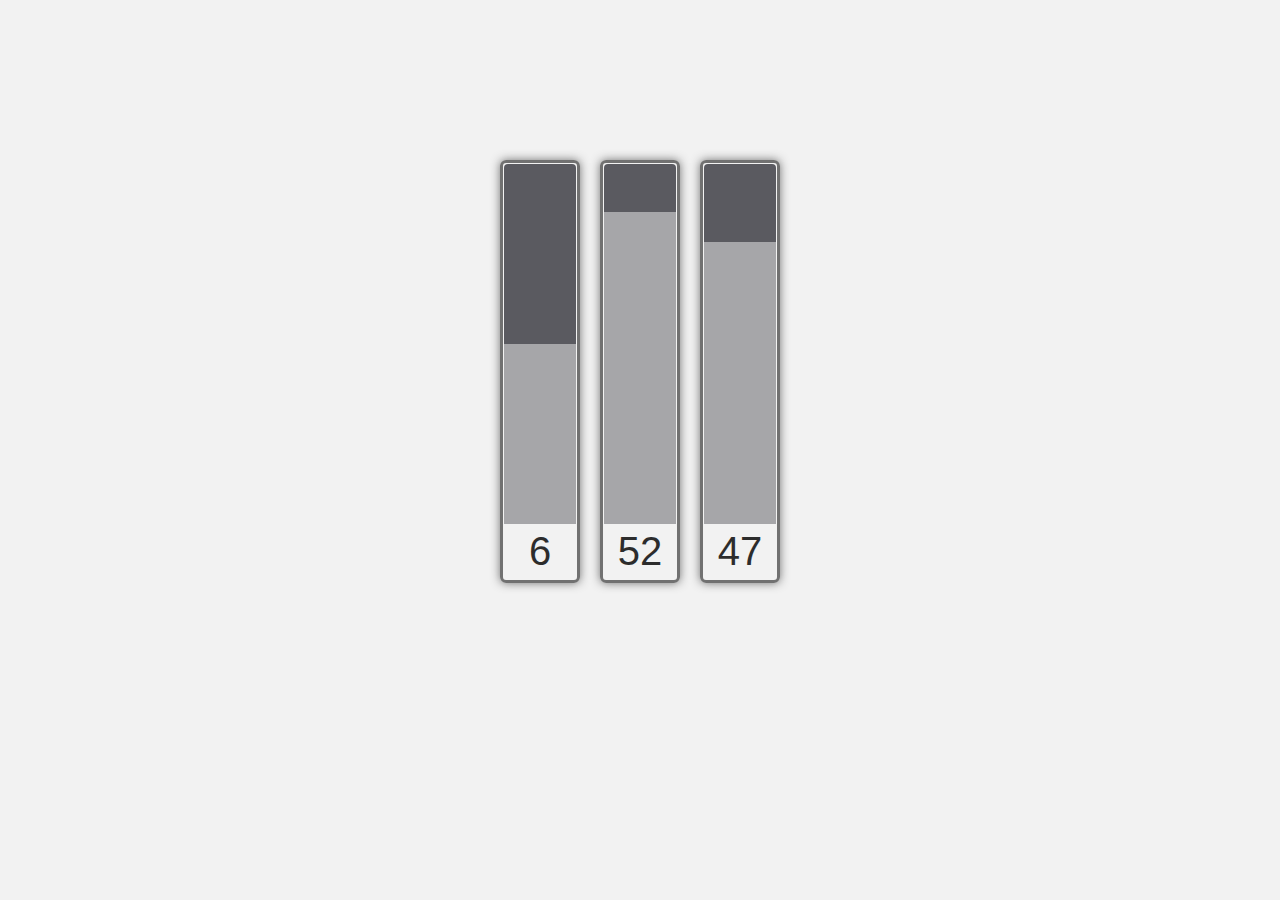
<file: clock/index.html>
<!DOCTYPE html>
<html>
<head>
  <link rel="stylesheet" href="main.css" type="text/css">
  <script type="text/javascript" src="../lib/js/jquery.js"></script>
  <script type="text/javascript" src="app.js"></script>
  <title>JSClock</title>
</head>

<body>
    <div id="wrapper">
      <div id="clock" class="clearfix">
      </div>
    </div>
</body>

</html>
</file>
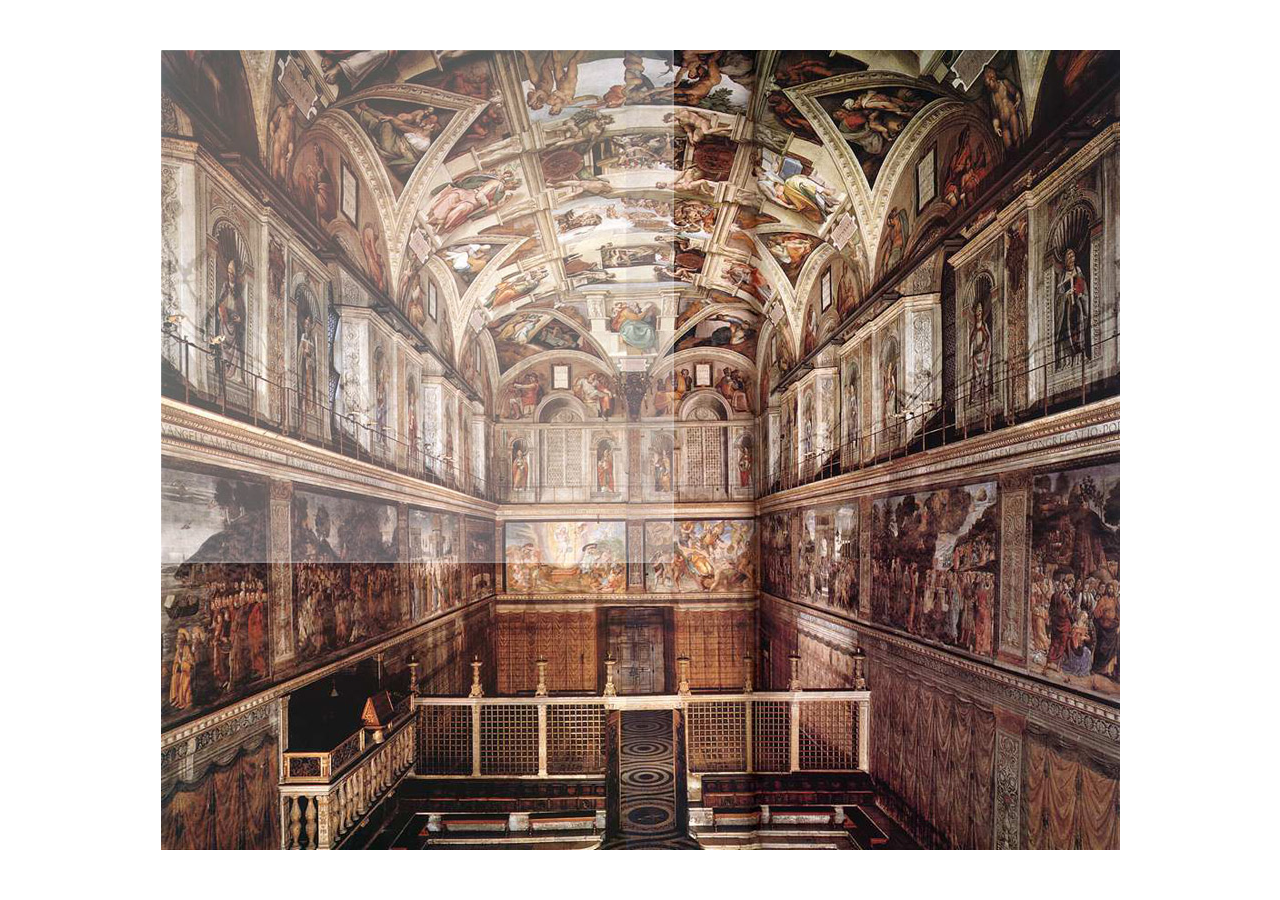
<file: crop/index.html>
<!DOCTYPE html>
<html>
<head>
  <title>Crop</title>

  <link rel="stylesheet/less" type="text/css" href="../lib/css/reset.less">
  <link rel="stylesheet/less" type="text/css" href="global.less">

  <script type="text/javascript" src="../lib/js/jquery.js"></script>
  <script type="text/javascript" src="../lib/js/less.js"></script>
  <script type="text/javascript" src="../lib/js/mousetrap.js"></script>

  <script type="text/javascript" src="lib.js"></script>
  <script type="text/javascript" src="app.js"></script>

</head>

<body>
  <div id="main">
    <div id="main-inner">
			<canvas id="canvas" width="200" height="200px">
			</canvas>		
      <div id="cropped_image">

      </div>	
    </div>
  </div>
</body>

</html>
</file>
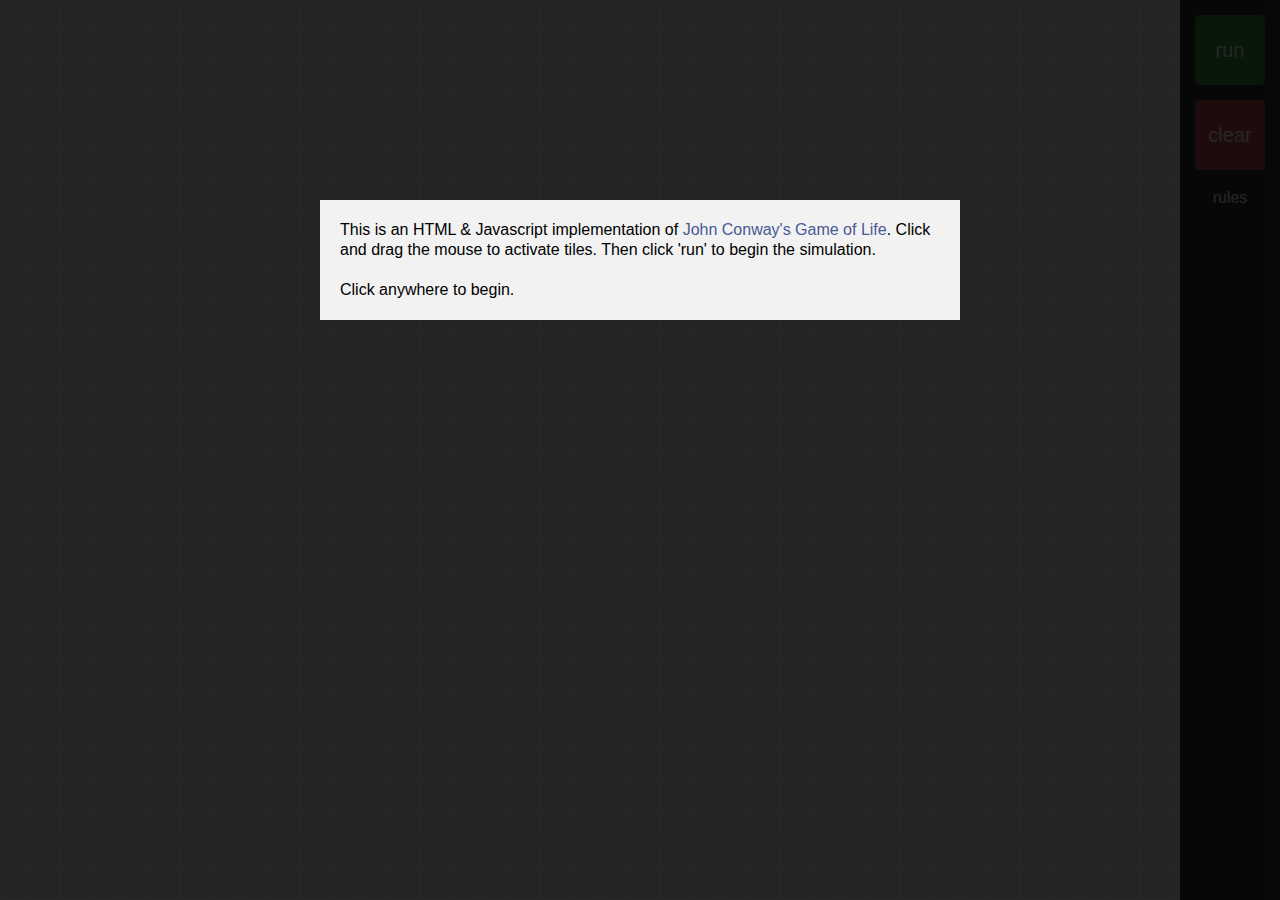
<file: life/index.html>
<!DOCTYPE html>
<html>
<head>
  <title>Conway's Game of Life</title>

  <link rel="stylesheet/less" type="text/css" href="../lib/css/reset.less">
  <link rel="stylesheet/less" type="text/css" href="global.less">

  <script type="text/javascript" src="../lib/js/jquery.js"></script>
  <script type="text/javascript" src="../lib/js/less.js"></script>
  <script type="text/javascript" src="../lib/js/mousetrap.js"></script> 
  <script type="text/javascript" src="setup.js"></script>  
  <script type="text/javascript" src="app.js"></script>
  <script type="text/javascript">
    var _gaq = _gaq || [];
        _gaq.push(['_setAccount', 'UA-10637742-1']);
        _gaq.push(['_trackPageview']);

    (function() {
      var ga = document.createElement('script'); ga.type = 'text/javascript'; ga.async = true;
      ga.src = ('https:' == document.location.protocol ? 'https://ssl' : 'http://www') + '.google-analytics.com/ga.js';
      var s = document.getElementsByTagName('script')[0]; s.parentNode.insertBefore(ga, s);
    })();
  </script>
</head>

<body>
  <div id="main">
    <div id="overlay">
      <div class="information">
        This is an HTML & Javascript implementation of <a href="http://en.wikipedia.org/wiki/Conway's_Game_of_Life" target="_blank">John Conway's Game of Life</a>. Click and drag the mouse to activate tiles. Then click 'run' to begin the simulation. 
        <br/><br/>
        Click anywhere to begin.
      </div>
    </div>
    <div id="main-inner">
      <div id="controls">
        <a id="pause_play" class="button green" href="#">
          run
        </a>
        <a id="clear" class="button red" href="#">
          clear
        </a>
        <a class="link" href="http://en.wikipedia.org/wiki/Conway's_Game_of_Life#Rules" target="_blank">rules</a>
      </div>
			<div id="grid">

      </div>	
    </div>
  </div>
</body>

</html>
</file>
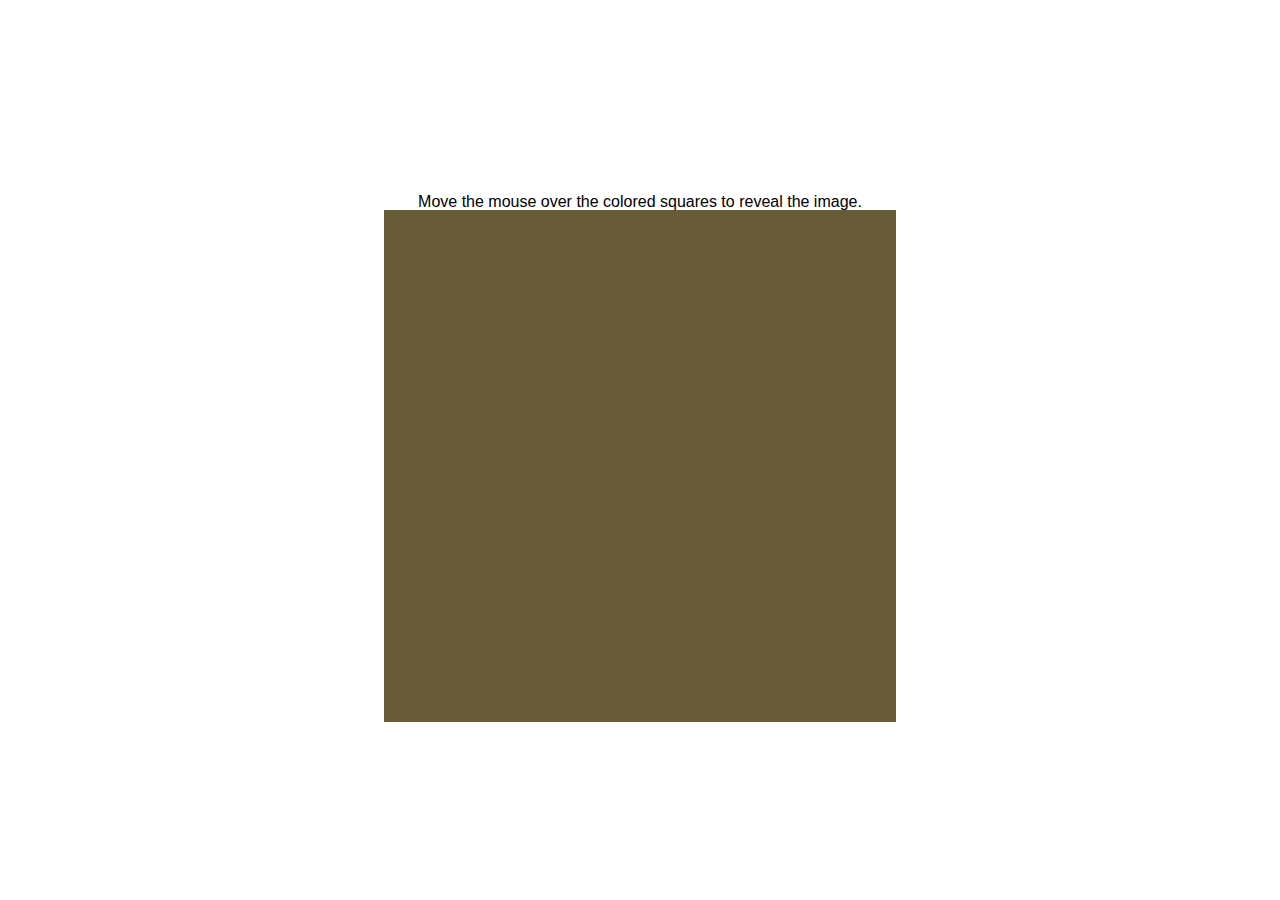
<file: mouse_reveal/index.html>
<!DOCTYPE html>
<html>
<head>
  <title>Mouse Revealer</title>

  <link rel="stylesheet/less" type="text/css" href="../lib/css/reset.less">
  <link rel="stylesheet/less" type="text/css" href="global.less">

  <script type="text/javascript" src="../lib/js/jquery.js"></script>
  <script type="text/javascript" src="../lib/js/less.js"></script>
  <script type="text/javascript" src="../lib/js/mousetrap.js"></script>  
  <script type="text/javascript" src="setup.js"></script>  
  <script type="text/javascript" src="app.js"></script>
  <script type="text/javascript">
    var _gaq = _gaq || [];
        _gaq.push(['_setAccount', 'UA-10637742-1']);
        _gaq.push(['_trackPageview']);

    (function() {
      var ga = document.createElement('script'); ga.type = 'text/javascript'; ga.async = true;
      ga.src = ('https:' == document.location.protocol ? 'https://ssl' : 'http://www') + '.google-analytics.com/ga.js';
      var s = document.getElementsByTagName('script')[0]; s.parentNode.insertBefore(ga, s);
    })();
  </script>
</head>

<body>
  <div id="main">
    <div id="main-inner">
      <div class="information">
        Move the mouse over the colored squares to reveal the image.
      </div>
			<canvas id="canvas" width="200" height="200px">
			</canvas>			
    </div>
  </div>
</body>

</html>
</file>
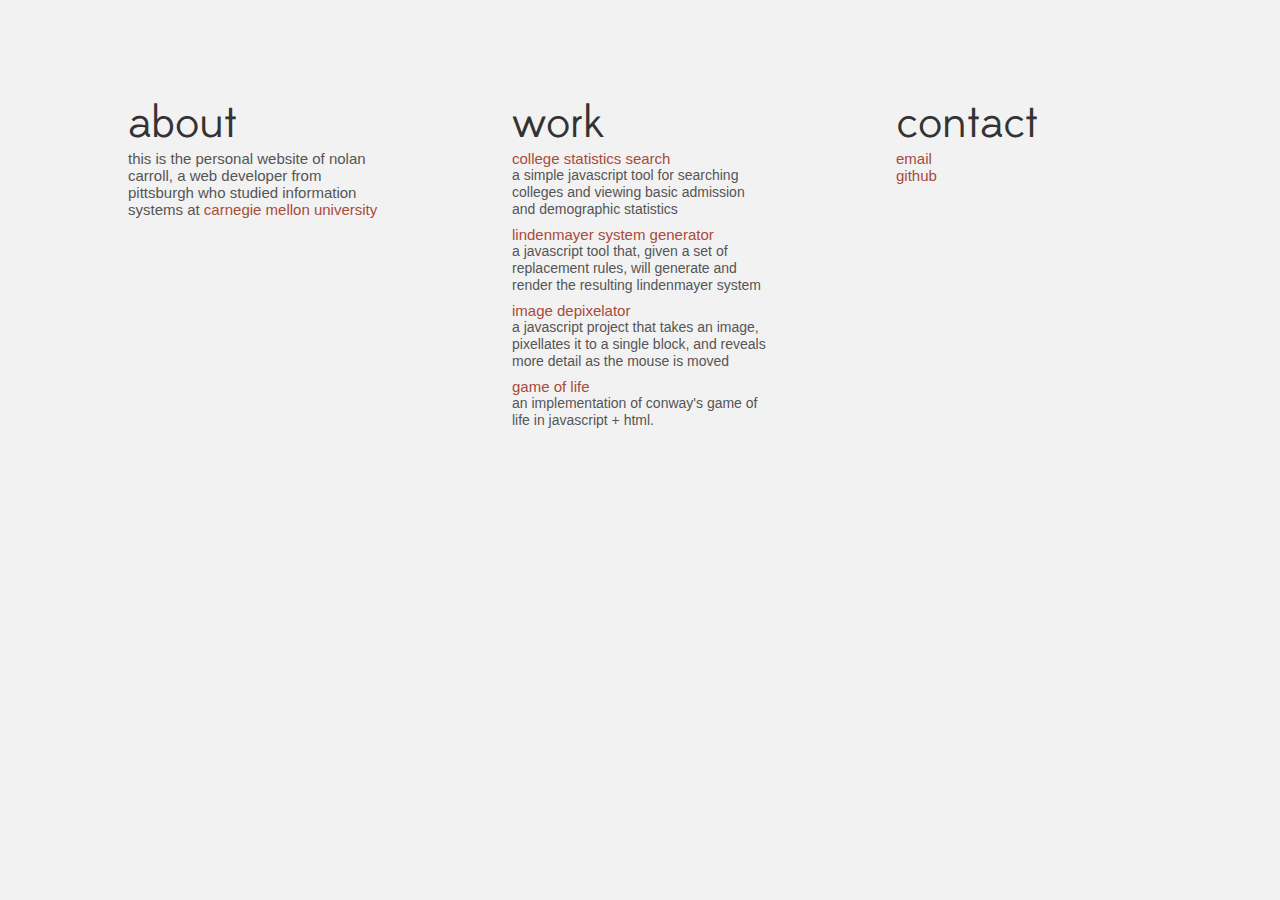
<file: nolancarroll/index.html>
<!DOCTYPE HTML>
<html>
	<head>
		<meta http-equiv="Content-Type" content="text/html; charset=utf-8">
		<title>Nolan Carroll</title>

    <link rel="stylesheet" type="text/css" href="reset.css"/>
    <link rel="stylesheet" type="text/css" href="global.css"/>

  	<script src="http://ajax.googleapis.com/ajax/libs/jquery/1.8.1/jquery.min.js"></script> 
    <script src="./app.js"></script>      

    <script type="text/javascript">
	    var _gaq = _gaq || [];
		  _gaq.push(['_setAccount', 'UA-10637742-1']);
		  _gaq.push(['_setDomainName', '.nolandc.com']);
		  _gaq.push(['_trackPageview']);

		  (function() {
		    var ga = document.createElement('script'); ga.type = 'text/javascript'; ga.async = true;
		    ga.src = ('https:' == document.location.protocol ? 'https://ssl' : 'http://www') + '.google-analytics.com/ga.js';
		    var s = document.getElementsByTagName('script')[0]; s.parentNode.insertBefore(ga, s);
		  })();
  	</script>
	</head>
	<body>

    <div id="main">
    	<div id="main-inner">

	    	<div id="rectangles">
	    		<div class="rectangle r1" href="#">
	    			<div class="text">about</div>
	    			<div class="information">
	    				This is the personal website of Nolan Carroll, a web developer from Pittsburgh who studied Information Systems at <a href="http://cmu.edu" target="_blank">Carnegie Mellon University</a>
	    			</div>
	    		</div>

	    		<div class="rectangle r2" id="s2" href="#">
	    			<div class="text">work</div>
	    			<div class="information">
	    				 <a class="line" href="http://www.nolandc.com/collegestats" target="_blank">College Statistics Search</a>
	    				<span class="desc">
	    					A simple javascript tool for searching colleges and viewing basic admission and demographic statistics
	    				</span>
	    				<a class="line" href="http://www.nolandc.com/sandbox/fractals" target="_blank">Lindenmayer System Generator</a>
	    				<span class="desc">
	    					A javascript tool that, given a set of replacement rules, will generate and render the resulting Lindenmayer System
	    				</span>
	    				<a class="line" href="http://www.nolandc.com/smalljs/mouse_reveal/" target="_blank">Image Depixelator</a>
	    				<span class="desc">
	    					A javascript project that takes an image, pixellates it to a single block, and reveals more detail as the mouse is moved
	    				</span>
	    				<a class="line" href="http://www.nolandc.com/smalljs/life/" target="_blank">Game of Life</a>
	    				<span class="desc">
	    					An implementation of Conway's game of life in Javascript + HTML. 
	    				</span>
	    			</div>
	    		</div>

	    		<div class="rectangle r3" id="s3" href="#">
	    			<div class="text">contact</div>
	    			<div class="information fill">
	    				<a class="line" href="https://github.com/NolanDC" target="_blank">github</a>
	    			</div>	    			
	    		</div>
	    	</div>

	    </div>
    </div>

	</body>
</html>
</file>
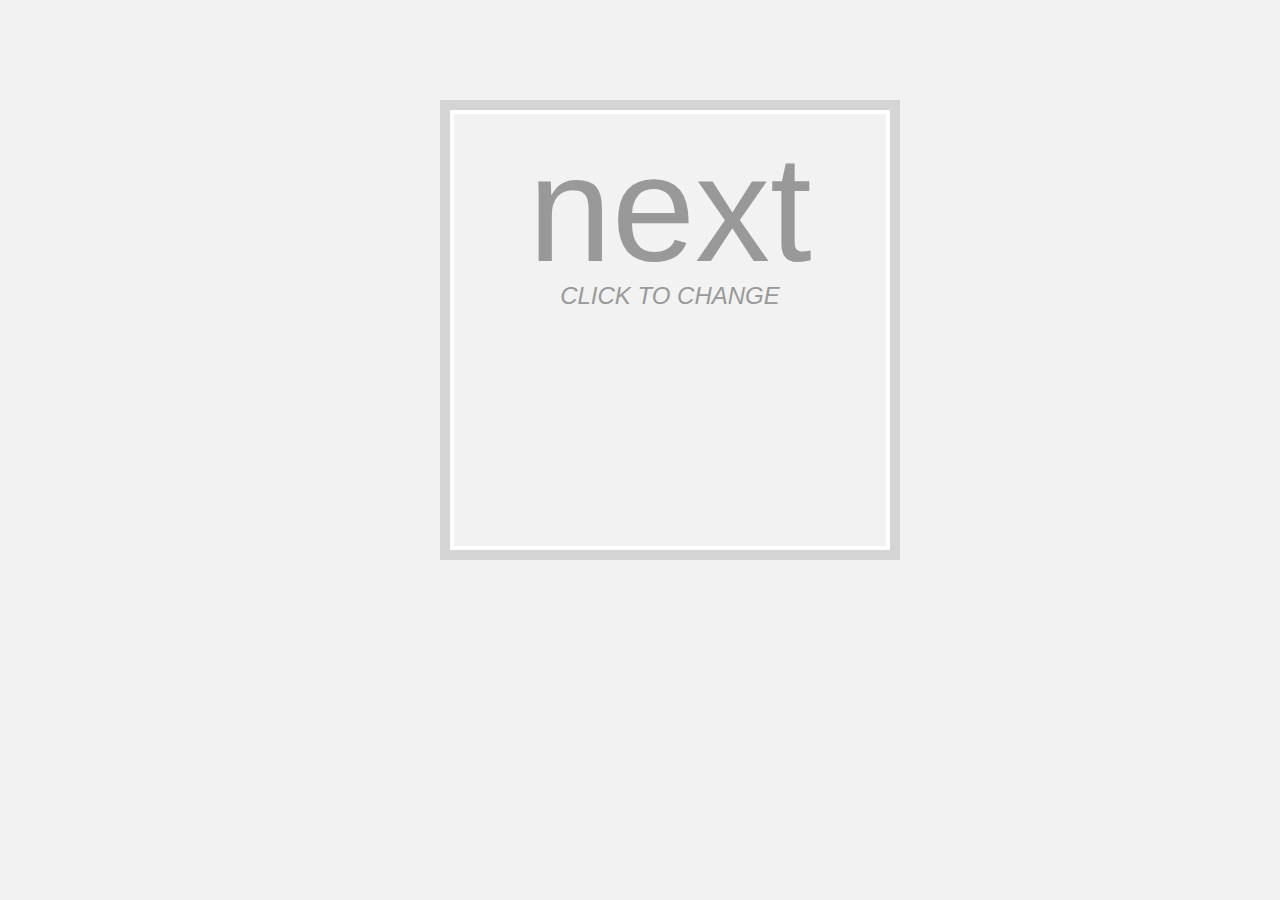
<file: slider/index.html>
<!DOCTYPE html>
<html>
<head>
  <title>Modal Slider</title>

  <link rel="stylesheet/less" type="text/css" href="../lib/css/reset.less">
  <link rel="stylesheet/less" type="text/css" href="global.less">

  <script type="text/javascript" src="../lib/js/jquery.js"></script>
  <script type="text/javascript" src="../lib/js/less.js"></script>
  <script type="text/javascript" src="app.js"></script>
  <script type="text/javascript">
    var _gaq = _gaq || [];
        _gaq.push(['_setAccount', 'UA-10637742-1']);
        _gaq.push(['_trackPageview']);

    (function() {
      var ga = document.createElement('script'); ga.type = 'text/javascript'; ga.async = true;
      ga.src = ('https:' == document.location.protocol ? 'https://ssl' : 'http://www') + '.google-analytics.com/ga.js';
      var s = document.getElementsByTagName('script')[0]; s.parentNode.insertBefore(ga, s);
    })();
  </script>
</head>

<body>
  <div id="main">
    <div id="main-inner">
      <div id="modal">
        <a href="#next" id="next">
          <div>next</div>
          <div class="instructions">click to change</div>
        </a>
      </div>
    </div>
  </div>
</body>

</html>
</file>
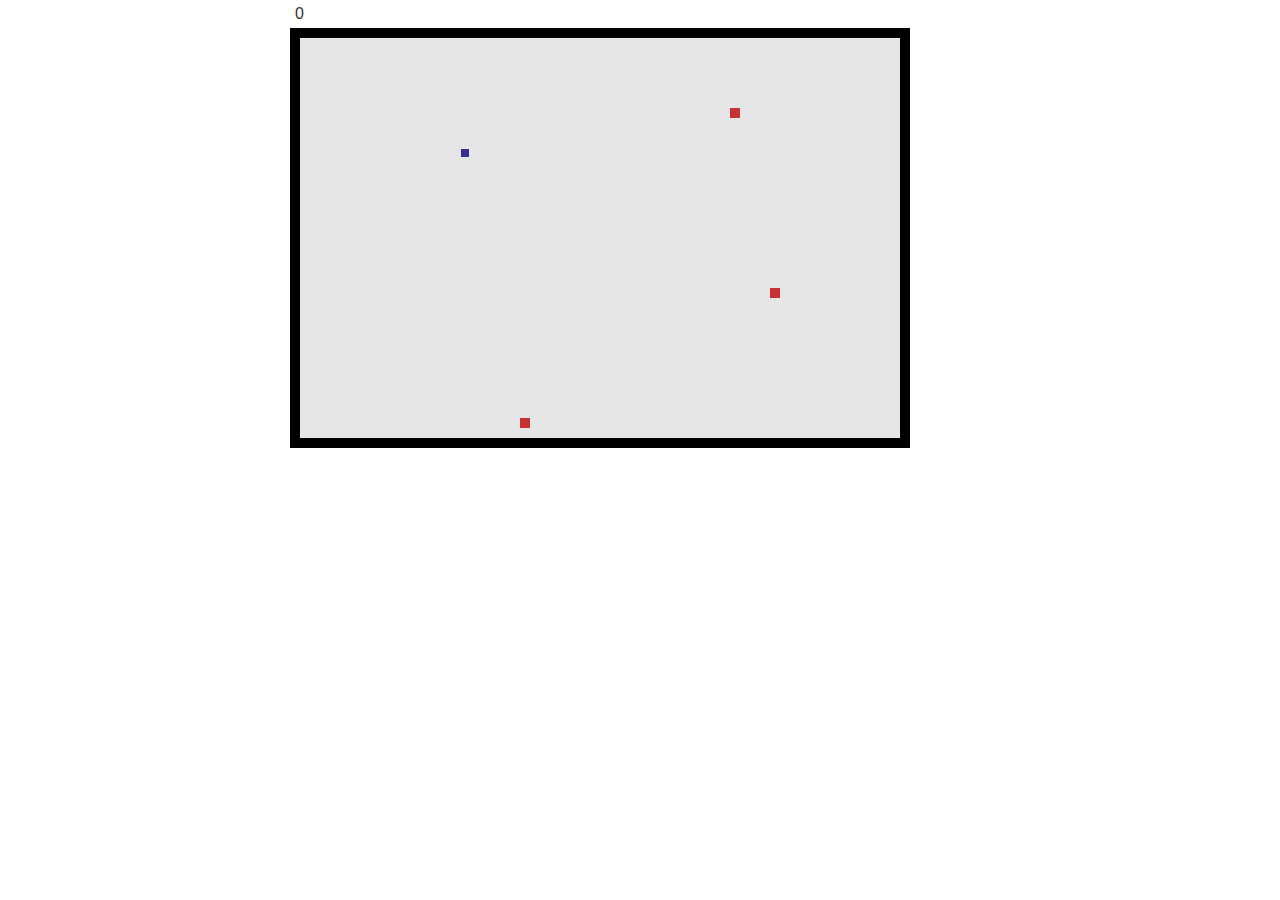
<file: snake/index.html>
<?xml version="1.0" encoding="UTF-8"?>
<!DOCTYPE html>

<html xmlns="http://www.w3.org/1999/xhtml" xml:lang="en">
<head>
	<title>Snake</title>
	<script src="../lib/js/jquery.js" type="text/javascript"></script>
	<script src="board.js" type="text/javascript"></script>
	<script src="snake.js" type="text/javascript"></script>
	<script src="apples.js" type="text/javascript"></script>	
  <script type="text/javascript">
    var _gaq = _gaq || [];
        _gaq.push(['_setAccount', 'UA-10637742-1']);
        _gaq.push(['_trackPageview']);

    (function() {
      var ga = document.createElement('script'); ga.type = 'text/javascript'; ga.async = true;
      ga.src = ('https:' == document.location.protocol ? 'https://ssl' : 'http://www') + '.google-analytics.com/ga.js';
      var s = document.getElementsByTagName('script')[0]; s.parentNode.insertBefore(ga, s);
    })();
  </script>	
	<script src="application.js" type="text/javascript"></script>
	
	<link rel="stylesheet" type="text/css" href="global.css"/>
</head>

<body>
	<div id="wrapper">
	<div id="meta">0, 0</div>
	<canvas id="canvas">
		
	</canvas>
	</div>
</body>

</html>
</file>
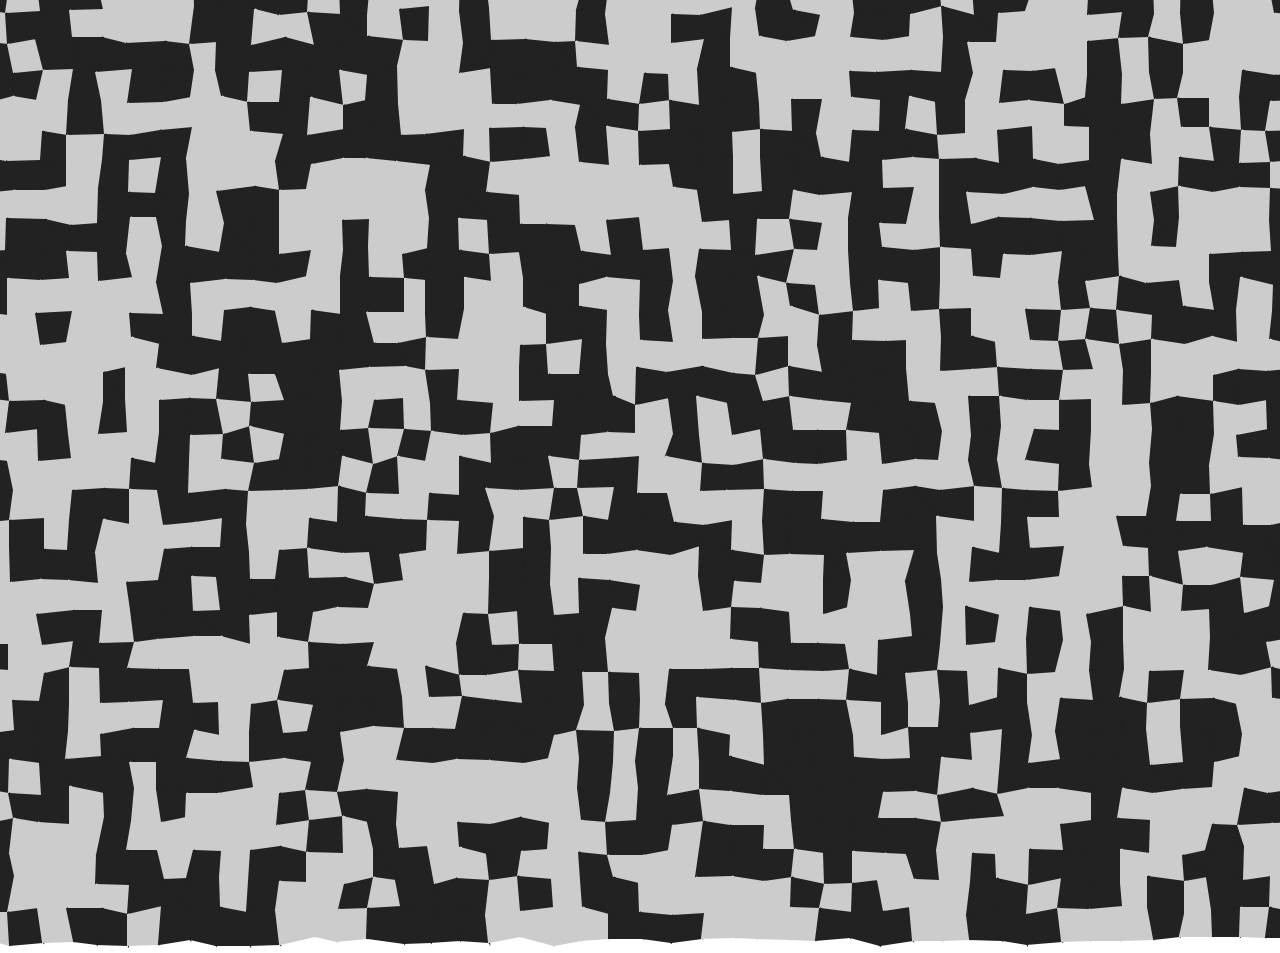
<file: triangles/index.html>
<!DOCTYPE html>
<html>
<head>
  <title>Triangles</title>

  <link rel="stylesheet/less" type="text/css" href="../lib/css/reset.less">
  <link rel="stylesheet/less" type="text/css" href="global.less">

  <script type="text/javascript" src="../lib/js/jquery.js"></script>
  <script type="text/javascript" src="../lib/js/less.js"></script>
  <script type="text/javascript" src="app.js"></script>

</head>

<body>
			<canvas id="canvas">
			</canvas>			
</body>

</html>
</file>
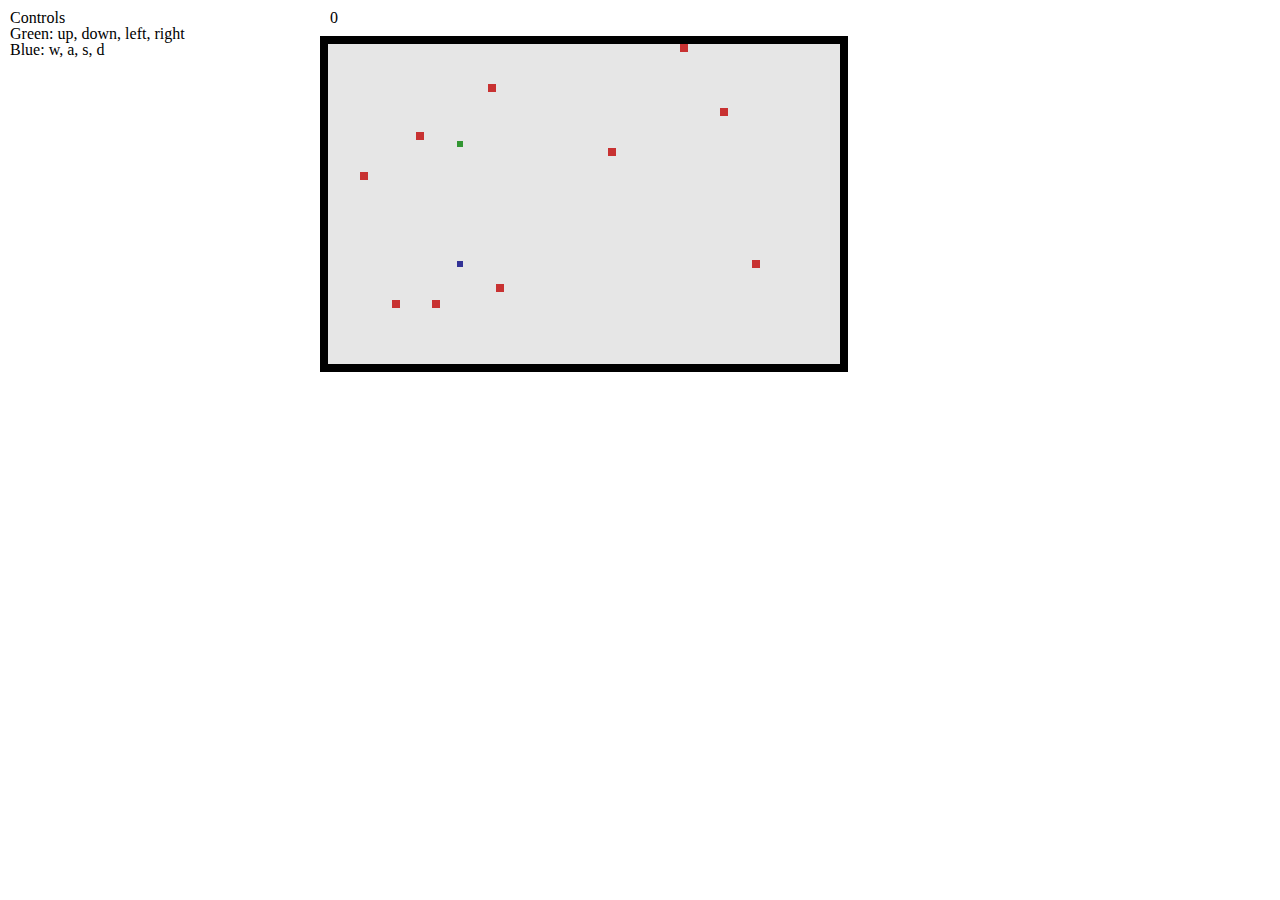
<file: tronsnake/index.html>
<?xml version="1.0" encoding="UTF-8"?>
<!DOCTYPE html>

<html xmlns="http://www.w3.org/1999/xhtml" xml:lang="en">
<head>
	<title>Tron + Snake</title>
	<script src="../lib/js/jquery.js" type="text/javascript"></script>
	<script src="board.js" type="text/javascript"></script>
	<script src="snake.js" type="text/javascript"></script>
	<script src="apples.js" type="text/javascript"></script>	
	
	<script src="application.js" type="text/javascript"></script>
	<script type="text/javascript">
    var _gaq = _gaq || [];
        _gaq.push(['_setAccount', 'UA-10637742-1']);
        _gaq.push(['_trackPageview']);

    (function() {
      var ga = document.createElement('script'); ga.type = 'text/javascript'; ga.async = true;
      ga.src = ('https:' == document.location.protocol ? 'https://ssl' : 'http://www') + '.google-analytics.com/ga.js';
      var s = document.getElementsByTagName('script')[0]; s.parentNode.insertBefore(ga, s);
    })();
  </script>

	<link rel="stylesheet" type="text/css" href="reset.css"/>
	<link rel="stylesheet" type="text/css" href="global.css"/>
</head>

<body>
	<div id="content_wrapper" class="clearfix">
		
		<div id="controls_wrapper">
			<div id="controls">
				Controls<br/>
				Green: up, down, left, right<br/>
				Blue: w, a, s, d
			</div>
		</div>
		
		<div id="canvas_wrapper">
			<div id="meta">0, 0</div>
			<canvas id="canvas">
			</canvas>
		</div>
		
	</div>
	
</body>

</html>
</file>
<file: clock/main.css>
body {
  background: #f2f2f2;
}

#wrapper {
  width: 300px;
  margin: 0 auto;
  margin-top: 150px;
}

#clock {
  width: 100%;
}

.column {
  float: left;
}

.column-inner {
  margin: 10px;
  padding: 1px;
  border-radius: 6px;
  border: 3px solid #555;
  -webkit-box-shadow: 0 0 10px #555;
}

.blocks {
  height: 360px;
}

.block {
  background: #383840;
}

.block:first-child {
  border-radius: 4px 4px 0 0;
}

.column .text {
  font-size: 40px;
  text-align: center;
  padding: 5px;
  font-family: helvetica;
}


/*** CLEARFIX ***/

.clearfix:after {
  content: ".";
  display: block;
  clear: both;
  visibility: hidden;
  line-height: 0;
  height: 0;
}

.clearfix {
  display: inline-block;
}

html[xmlns] .clearfix {
  display: block;
}

* html .clearfix {
  height: 1%;
}
</file>
<file: nolancarroll/global.css>
@font-face {  
  font-family: edmondSans ;  
  src: url( ./edmondSans.otf ) format("opentype");  
}
body {
	background: #f2f2f2;
	text-transform: lowercase;
	color: #555;
}
#rectangles {
	margin-top: 100px;
}
#rectangles .rectangle {
	float: left;
	width: 20%;
	margin-left: 10%;
}
#rectangles .rectangle .text {
	font-size: 45px;
	font-family: edmondSans;
	padding-bottom: 5px;
	color: #333;
}
#rectangles .rectangle .information {
	font-family: arial;
	font-size: 15px;
	line-height: 17px;
}
#rectangles .information a {
	color: #a84b3a;
	text-decoration: none;
}
#rectangles .information a.line {
	display: block;
}
#rectangles .information a:hover {
	text-decoration: underline;
}
#rectangles .information .desc {
	display: block;
	font-size: 14px;
	margin-bottom: 8px;
}
#rectangles .information .note {
	font-size: 12px;
	font-style: italic;
	color: #777;
}
</file>
<file: snake/global.css>
body {
	margin: 0;
}
#meta {
	font-family: arial;
	color: #333;
	padding: 5px;
}
#canvas {
	xborder: 10px solid black;
}

#wrapper {
	width: 700px;
	margin: 0px auto;
}
</file>
<file: tronsnake/global.css>
#controls_wrapper {
	width: 25%;
	float: left;
}

#controls {
	padding: 10px;
}

#canvas_wrapper {
	width: 75%;
	float: right;
}
#meta {
	padding: 10px;
}

#canvas {
	margin: 0px auto;
}
</file>
